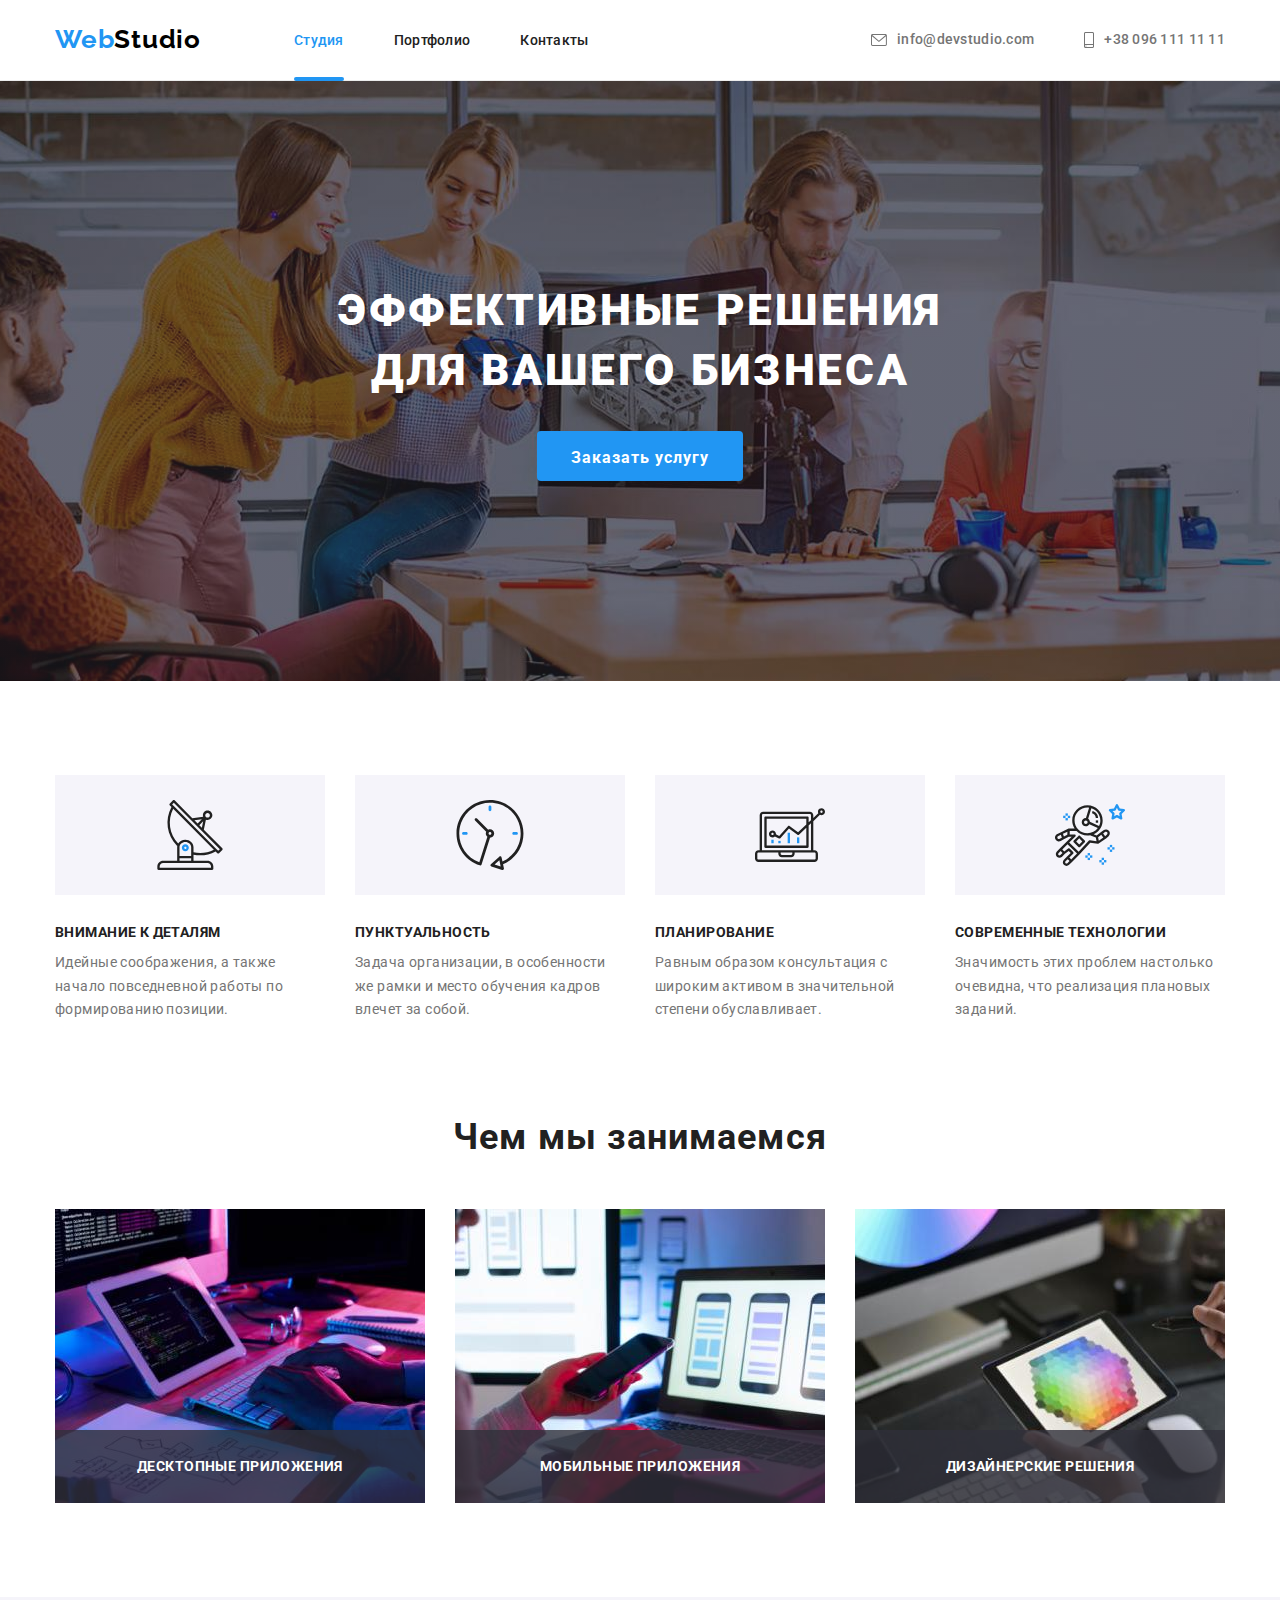
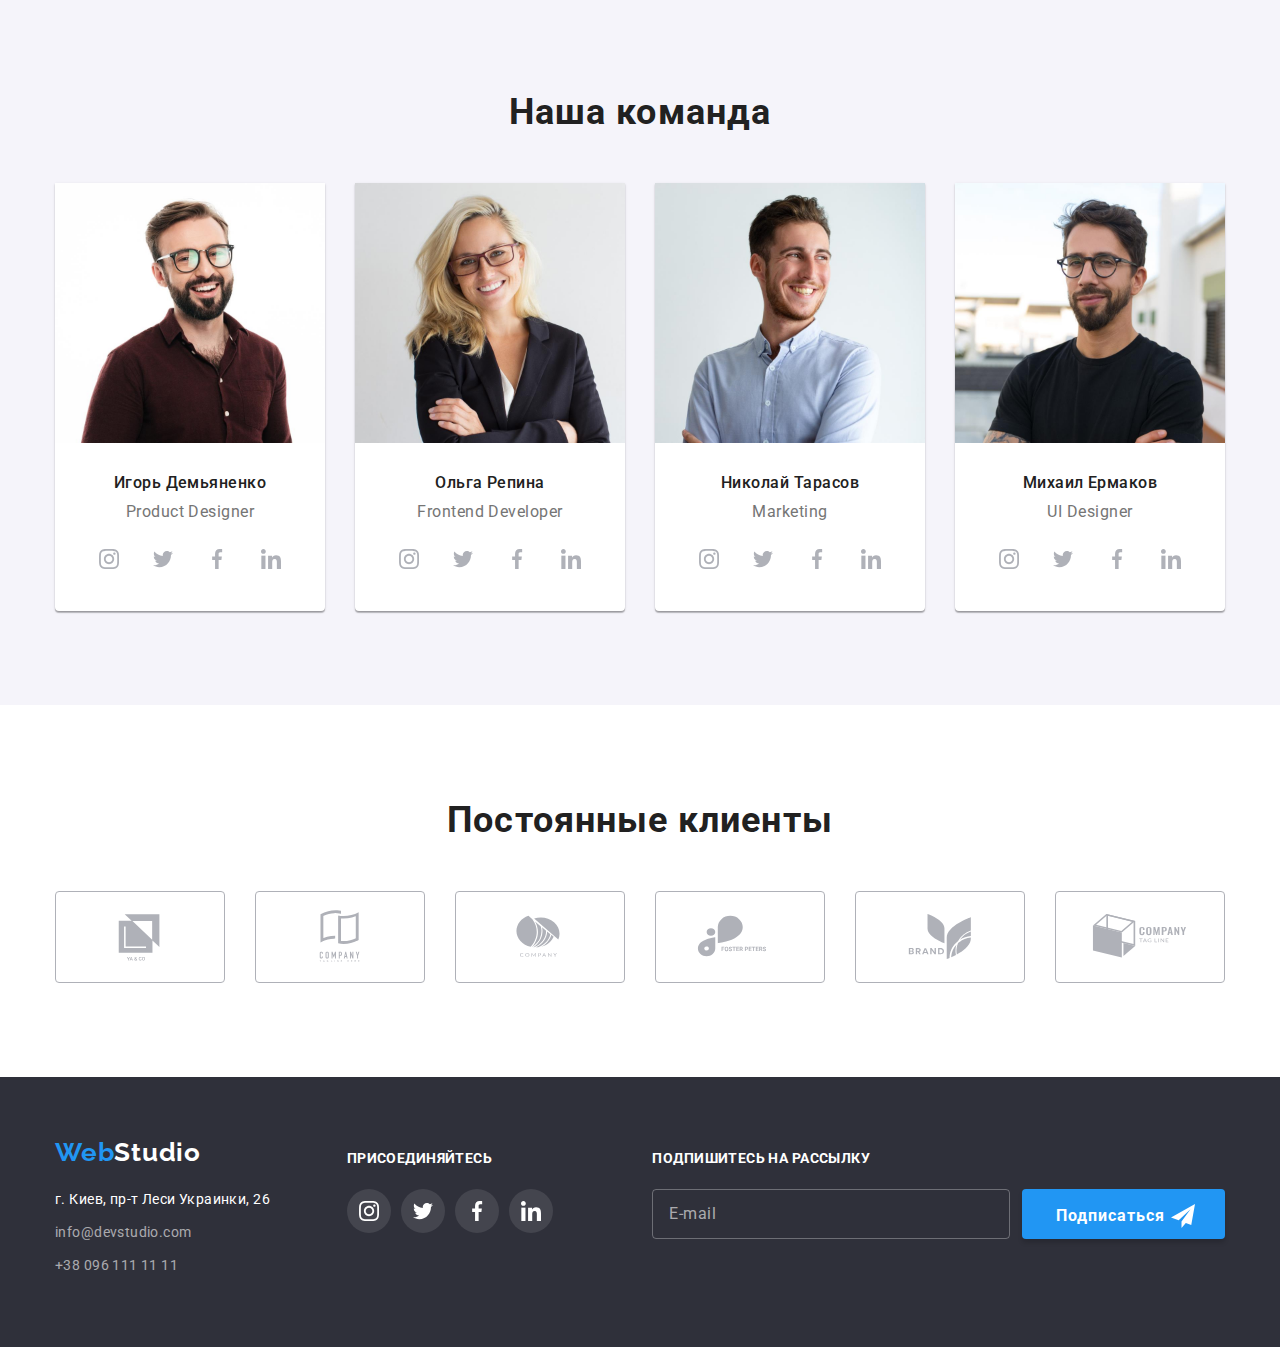
<file: index.html>
<!DOCTYPE html>
<html lang="ru">
  <head>
    <meta charset="UTF-8" />
    <meta http-equiv="X-UA-Compatible" content="IE=edge" />
    <meta name="viewport" content="width=device-width, initial-scale=1.0" />
    <title>WebStudio</title>
    <link
      rel="stylesheet"
      href="https://cdnjs.cloudflare.com/ajax/libs/modern-normalize/1.1.0/modern-normalize.css"
      integrity="sha512-Y0MM+V6ymRKN2zStTqzQ227DWhhp4Mzdo6gnlRnuaNCbc+YN/ZH0sBCLTM4M0oSy9c9VKiCvd4Jk44aCLrNS5Q=="
      crossorigin="anonymous"
      referrerpolicy="no-referrer"
    />
    <link rel="preconnect" href="https://fonts.googleapis.com" />
    <link rel="preconnect" href="https://fonts.gstatic.com" crossorigin />
    <link
      href="https://fonts.googleapis.com/css2?family=Raleway:wght@700&family=Roboto:wght@400;500;700;900&display=swap"
      rel="stylesheet"
    />
   
    <link rel="stylesheet" href="./css/main.min.css" />
  </head>
  <body>
    <header class="header">
      <div class="container header__container">
        <a class="logo header__logo link" href="" lang="en"
          >Web<span class="logo--black-color">Studio</span></a
        >
        <nav class="header__navigation">
          <ul class="navigation navigation_list list">
            <li class="navigation__item">
              <a class="navigation__link current link" href="./index.html"
                >Студия</a
              >
            </li>
            <li class="navigation__item">
              <a class="navigation__link link" href="./portfolio.html"
                >Портфолио</a
              >
            </li>
            <li class="navigation__item">
              <a class="navigation__link link" href="">Контакты</a>
            </li>
          </ul>
        </nav>
        <a class="mail header__mail link" href="mailto:info@devstudio.com">
          <svg class="mail__icon" width="16" height="12">
            <use href="./images/icons.svg#icon-envelope"></use>
          </svg>
          info@devstudio.com</a
        >
        <a class="phone header__phone link" href="tel:+380961111111">
          <svg class="phone__icon" width="10" height="16">
            <use href="./images/icons.svg#icon-smartphone"></use>
          </svg>
          +38 096 111 11 11</a
        >
      </div>
    </header>
    <main>
      <section class="hero hero__background">
        <div class="container">
          <h1 class="hero__title">Эффективные решения для вашего бизнеса</h1>
          <button type="button" class="btn hero__btn" data-modal-open>
            Заказать услугу
          </button>
        </div>
      </section>
      <section class="principles">
        <h2 class="visually-hidden">Преимущества</h2>
        <div class="container">
          <ul class="principles__list list">
            <li class="principles__li-container antenna">
              <h3 class="principles__title">Внимание к деталям</h3>
              <p class="principles__text">
                Идейные соображения, а также начало повседневной работы по
                формированию позиции.
              </p>
            </li>
            <li class="principles__li-container clock">
              <h3 class="principles__title">Пунктуальность</h3>
              <p class="principles__text">
                Задача организации, в особенности же рамки и место обучения
                кадров влечет за собой.
              </p>
            </li>
            <li class="principles__li-container diagram">
              <h3 class="principles__title">Планирование</h3>
              <p class="principles__text">
                Равным образом консультация с широким активом в значительной
                степени обуславливает.
              </p>
            </li>
            <li class="principles__li-container astronaut">
              <h3 class="principles__title">Современные технологии</h3>
              <p class="principles__text">
                Значимость этих проблем настолько очевидна, что реализация
                плановых заданий.
              </p>
            </li>
          </ul>
        </div>
      </section>
      <section class="about-us">
        <div class="container">
          <h2 class="about-us__title">Чем мы занимаемся</h2>
          <ul class="about-us__list list">
            <li class="about-us__item">
              <div class="about-us__block">
                <span class="about-us__text">Десктопные приложения</span>
              </div>
              <img
                src="./images/about-us-img-1.jpg"
                alt="Планшет на столе"
                width="370"
                height="294"
              />
            </li>
            <li class="about-us__item">
              <div class="about-us__block">
                <span class="about-us__text">Мобильные приложения</span>
              </div>
              <img src="./images/about-us-img-2.jpg" alt="Смартфон в руке"
              width="370" height="294"
            </li>
            <li class="about-us__item">
              <div class="about-us__block">
                <span class="about-us__text">Дизайнерские решения</span>
              </div>
              <img
                src="./images/about-us-img-3.jpg"
                alt="Планшет  в руке"
                width="370"
                height="294"
              />
            </li>
          </ul>
        </div>
      </section>
      <section class="our-team">
        <div class="container">
          <h2 class="our-team__title">Наша команда</h2>
          <ul class="our-team-cards list">
            <li class="our-team-card">
              <img
                class="our-team-card__img"
                src="./images/our-team-img-1.jpg"
                alt="Игорь Демьяненко"
                width="270"
                height="260"
              />
              <h3 class="our-team-card__title">Игорь Демьяненко</h3>
              <p class="our-team-card__profession" lang="en">
                Product Designer
              </p>
              <ul class="socials list">
                <li class="social">
                  <a href="" class="social__link link">
                    <svg class="social__icon" width="20" height="20">
                      <use href="./images/icons.svg#icon-instagram"></use>
                    </svg>
                  </a>
                </li>
                <li class="social">
                  <a href="" class="social__link link">
                    <svg class="social__icon" width="20" height="20">
                      <use href="./images/icons.svg#icon-twitter"></use>
                    </svg>
                  </a>
                </li>
                <li class="social">
                  <a href="" class="social__link link">
                    <svg class="social__icon" width="20" height="20">
                      <use href="./images/icons.svg#icon-facebook"></use>
                    </svg>
                  </a>
                </li>
                <li class="social">
                  <a href="" class="social__link link">
                    <svg class="social__icon" width="20" height="20">
                      <use href="./images/icons.svg#icon-linkedin"></use>
                    </svg>
                  </a>
                </li>
              </ul>
            </li>
            <li class="our-team-card">
              <img
                class="our-team-card__img"
                src="./images/our-team-img-2.jpg"
                alt="Ольга Репина"
                width="270"
                height="260"
              />
              <h3 class="our-team-card__title">Ольга Репина</h3>
              <p class="our-team-card__profession" lang="en">
                Frontend Developer
              </p>
              <ul class="socials list">
                <li class="social">
                  <a href="" class="social__link link">
                    <svg class="social__icon" width="20" height="20">
                      <use href="./images/icons.svg#icon-instagram"></use>
                    </svg>
                  </a>
                </li>
                <li class="social">
                  <a href="" class="social__link link">
                    <svg class="social__icon" width="20" height="20">
                      <use href="./images/icons.svg#icon-twitter"></use>
                    </svg>
                  </a>
                </li>
                <li class="social">
                  <a href="" class="social__link link">
                    <svg class="social__icon" width="20" height="20">
                      <use href="./images/icons.svg#icon-facebook"></use>
                    </svg>
                  </a>
                </li>
                <li class="social">
                  <a href="" class="social__link link">
                    <svg class="social__icon" width="20" height="20">
                      <use href="./images/icons.svg#icon-linkedin"></use>
                    </svg>
                  </a>
                </li>
              </ul>
            </li>
            <li class="our-team-card">
              <img
                class="our-team-card__img"
                src="./images/our-team-img-3.jpg"
                alt="Николай Тарасов"
                width="270"
                height="260"
              />
              <h3 class="our-team-card__title">Николай Тарасов</h3>
              <p class="our-team-card__profession" lang="en">Marketing</p>
              <ul class="socials list">
                <li class="social">
                  <a href="" class="social__link link">
                    <svg class="social__icon" width="20" height="20">
                      <use href="./images/icons.svg#icon-instagram"></use>
                    </svg>
                  </a>
                </li>
                <li class="social">
                  <a href="" class="social__link link">
                    <svg class="social__icon" width="20" height="20">
                      <use href="./images/icons.svg#icon-twitter"></use>
                    </svg>
                  </a>
                </li>
                <li class="social">
                  <a href="" class="social__link link">
                    <svg class="social__icon" width="20" height="20">
                      <use href="./images/icons.svg#icon-facebook"></use>
                    </svg>
                  </a>
                </li>
                <li class="social">
                  <a href="" class="social__link link">
                    <svg class="social__icon" width="20" height="20">
                      <use href="./images/icons.svg#icon-linkedin"></use>
                    </svg>
                  </a>
                </li>
              </ul>
            </li>
            <li class="our-team-card">
              <img
                class="our-team-card__img"
                src="./images/our-team-img-4.jpg"
                alt="Михаил Ермаков"
                width="270"
                height="260"
              />
              <h3 class="our-team-card__title">Михаил Ермаков</h3>
              <p class="our-team-card__profession" lang="en">UI Designer</p>
              <ul class="socials list">
                <li class="social">
                  <a href="" class=social__link link">
                    <svg class="social__icon" width="20" height="20">
                      <use href="./images/icons.svg#icon-instagram"></use>
                    </svg>
                  </a>
                </li>
                <li class="social">
                  <a href="" class="social__link link">
                    <svg class="social__icon" width="20" height="20">
                      <use href="./images/icons.svg#icon-twitter"></use>
                    </svg>
                  </a>
                </li>
                <li class="social">
                  <a href="" class="social__link link">
                    <svg class="social__icon" width="20" height="20">
                      <use href="./images/icons.svg#icon-facebook"></use>
                    </svg>
                  </a>
                </li>
                <li class="social">
                  <a href="" class="social__link link">
                    <svg class="social__icon" width="20" height="20">
                      <use href="./images/icons.svg#icon-linkedin"></use>
                    </svg>
                  </a>
                </li>
              </ul>
            </li>
          </ul>
        </div>
      </section>
      <section class="customers">
        <div class="container">
          <h2 class="customers__heading">Постоянные клиенты</h2>
          <ul class="customers__list list">
            <li class="customers__item">
              <a href="" class="customers__link link">
                <svg class="customers__svg" width="106" height="60">
                  <use href="./images/icons.svg#icon-Logo"></use>
                </svg>
              </a>
            </li>
            <li class="customers__item">
              <a href="" class="customers__link link">
                <svg class="customers__svg" width="106" height="60">
                  <use href="./images/icons.svg#icon-Logo2"></use>
                </svg>
              </a>
            </li>
            <li class="customers__item">
              <a href="" class="customers__link link">
                <svg class="customers__svg" width="106" height="60">
                  <use href="./images/icons.svg#icon-Logo3"></use>
                </svg>
              </a>
            </li>
            <li class="customers__item">
              <a href="" class="customers__link link">
                <svg class="customers__svg" width="106" height="60">
                  <use href="./images/icons.svg#icon-Logo4"></use>
                </svg>
              </a>
            </li>
            <li class="customers__item">
              <a href="" class="customers__link link">
                <svg class="customers__svg" width="106" height="60">
                  <use href="./images/icons.svg#icon-Logo5"></use>
                </svg>
              </a>
            </li>
            <li class="customers__item">
              <a href="" class="customers__link link">
                <svg class="customers__svg" width="106" height="60">
                  <use href="./images/icons.svg#icon-Logo6"></use>
                </svg>
              </a>
            </li>
          </ul>
        </div>
      </section>
    </main>
    <footer class="footer">
      <div class="container footer__container">
        <div>
          <a class="logo link" href="" lang="en"
            >Web<span class="logo--white-color">Studio</span></a
          >
          <address class="adress footer__adress">
            г. Киев, пр-т Леси Украинки, 26
          </address>
          <a
            class="mail footer__mail mail--footer-style link"
            href="mailto:info@devstudio.com"
            >info@devstudio.com</a
          >
          <a
            class="phone footer__phone phone--footer-style link"
            href="tel:+380961111111"
            >+38 096 111 11 11</a
          >
        </div>
        <div class="footer__links">
          <h3 class="footer__heading">Присоединяйтесь</h3>
          <ul class="socials list">
            <li class="social">
              <a href="" class="social--background-grey social__link link">
                <svg class="social__icon--color-white" width="20" height="20">
                  <use href="./images/icons.svg#icon-instagram"></use>
                </svg>
              </a>
            </li>
            <li class="social">
              <a href="" class="social--background-grey social__link link">
                <svg class="social__icon--color-white" width="20" height="20">
                  <use href="./images/icons.svg#icon-twitter"></use>
                </svg>
              </a>
            </li>
            <li class="social">
              <a href="" class="social--background-grey social__link link">
                <svg class="social__icon--color-white" width="20" height="20">
                  <use href="./images/icons.svg#icon-facebook"></use>
                </svg>
              </a>
            </li>
            <li class="social">
              <a href="" class="social--background-grey social__link link">
                <svg class="social__icon--color-white" width="20" height="20">
                  <use href="./images/icons.svg#icon-linkedin"></use>
                </svg>
              </a>
            </li>
          </ul>
        </div>
        <form action="#" class="subscribe footer__subscribe">
          <label for="subscribe-email"
            ><h3 class="footer__heading">
              Подпишитесь на рассылку
            </h3></label
          >
          <div class="subscribe__input">
            <input
              type="email"
              name="subscribe-email"
              id="subscribe-email"
              placeholder="E-mail"
            />
            <button type="submit" class="btn subscribe__btn">
              Подписаться
              <svg class="subscribe__icon-send" width="24" height="24">
                <use href="./images/icons.svg#icon-send"></use>
              </svg>
            </button>
          </div>
        </form>
      </div>
    </footer>
    <div class="backdrop is-hidden" data-modal>
      <div class="modal">
        <button type="button" class="modal__close" data-modal-close>
          <svg class="modal__close-svg" width="18" height="18">
            <use href="./images/icons.svg#icon-close-black"></use>
          </svg>
        </button>
        <p class="modal__heading">Оставьте свои данные, мы вам перезвоним</p>
        <form action="#" class="modal-contacts">
          <div class="modal-contacts__field">
            <label for="name" class="modal-contacts__lable">Имя</label>
            <div class="modal-contacts__input-wrap">
              <input type="text" name="name" id="name" class="modal-contacts__input" />
              <svg class="modal-contacts__input-svg" width="18" height="18">
                <use href="./images/icons.svg#icon-person-icon"></use>
              </svg>
            </div>
          </div>
          <div class="modal-contacts__field">
            <label for="tel" class="modal-contacts__lable">Телефон</label>
            <div class="modal-contacts__input-wrap">
              <input type="tel" name="tel" id="tel" class="modal-contacts__input" />
              <svg class="modal-contacts__input-svg" width="18" height="18">
                <use href="./images/icons.svg#icon-phone-form-icon"></use>
              </svg>
            </div>
          </div>
          <div class="modal-contacts__field">
            <label for="email" class="modal-contacts__lable">Почта</label>
            <div class="modal-contacts__input-wrap">
              <input type="email" name="email" id="email" class="modal-contacts__input" />
              <svg class="modal-contacts__input-svg" width="18" height="18">
                <use href="./images/icons.svg#icon-email-form-icon"></use>
              </svg>
            </div>
          </div>
          <label for="comment" class="modal-contacts__lable">Комментарий</label>
          <textarea
            name="comment"
            id="comment"
            placeholder="Введите текст"
            class="modal-contacts__textarea"
          ></textarea>
          <input
            type="checkbox"
            name="policy"
            id="policy"
            class="modal-contacts__checkbox visually-hidden"
          />
          <label for="policy" class="modal-contacts__policy"
            ><span class="checkbox-custom modal-contacts__checkbox-custom">
              <svg class="checkbox-custom__svg" width="16" height="15">
                <use href="./images/icons.svg#icon-vector"></use>
              </svg>
            </span>
            Соглашаюсь с рассылкой и принимаю
            <a href="" class="modal-contacts__policy-link">Условия договора</a></label
          >
          <button type="submit" class="btn modal-contacts__btn">Отправить</button>
        </form>
      </div>
    </div>
    <script src="./js/modal.js"></script>
  </body>
</html>
</file>
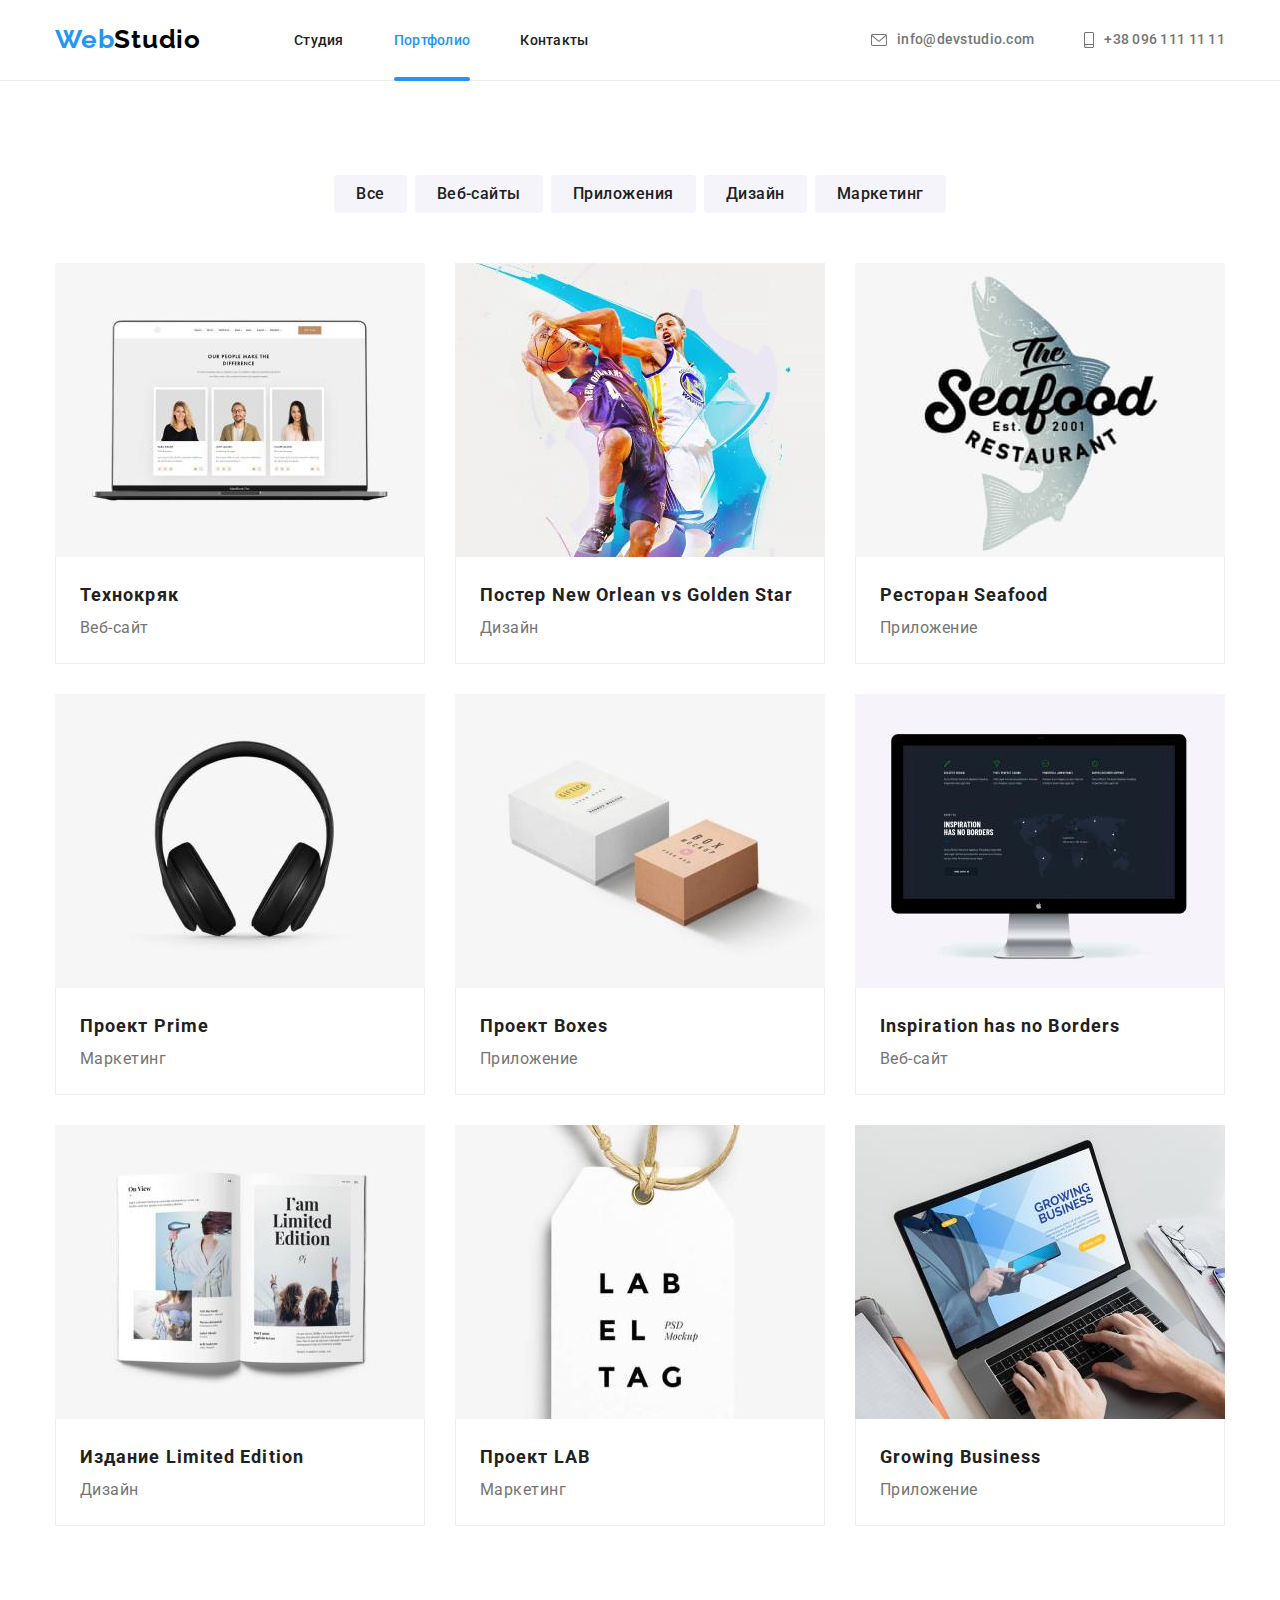
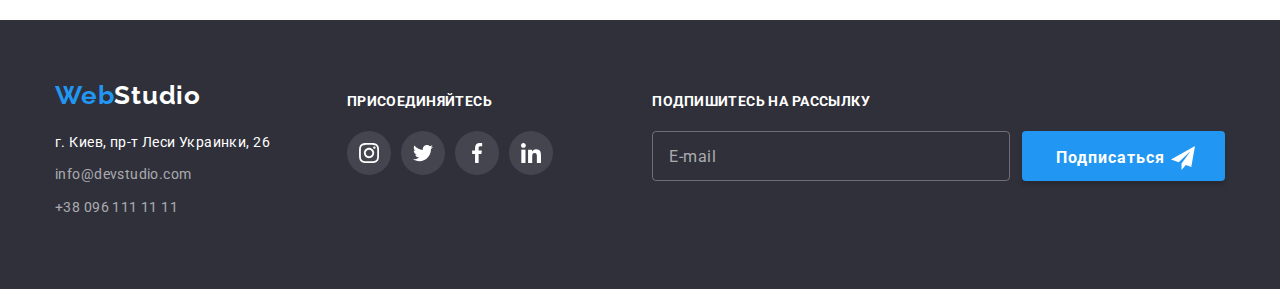
<file: portfolio.html>
<!DOCTYPE html>
<html lang="en">
  <head>
    <meta charset="UTF-8" />
    <meta http-equiv="X-UA-Compatible" content="IE=edge" />
    <meta name="viewport" content="width=device-width, initial-scale=1.0" />
    <title>Portfolio</title>
    <link
      rel="stylesheet"
      href="https://cdnjs.cloudflare.com/ajax/libs/modern-normalize/1.1.0/modern-normalize.css"
      integrity="sha512-Y0MM+V6ymRKN2zStTqzQ227DWhhp4Mzdo6gnlRnuaNCbc+YN/ZH0sBCLTM4M0oSy9c9VKiCvd4Jk44aCLrNS5Q=="
      crossorigin="anonymous"
      referrerpolicy="no-referrer"
    />
    <link
      href="https://fonts.googleapis.com/css2?family=Raleway:wght@700&family=Roboto:wght@400;500;700;900&display=swap"
      rel="stylesheet"
    />
    <link rel="stylesheet" href="./css/main.min.css" />
  </head>
  <body>
    <header class="header">
      <div class="container header__container">
        <a class="logo header__logo link" href="" lang="en"
          >Web<span class="logo--black-color">Studio</span></a
        >
        <nav class="header__navigation">
          <ul class="navigation list">
            <li class="navigation__item">
              <a class="navigation__link link" href="./index.html">Студия</a>
            </li>
            <li class="navigation__item">
              <a class="navigation__link link current" href="./portfolio.html"
                >Портфолио</a
              >
            </li>
            <li class="navigation__item">
              <a class="navigation__link link" href="">Контакты</a>
            </li>
          </ul>
        </nav>
        <a class="mail header__mail link" href="mailto:info@devstudio.com">
          <svg class="mail__icon" width="16" height="12">
            <use href="./images/icons.svg#icon-envelope"></use>
          </svg>
          info@devstudio.com</a
        >
        <a class="phone header__phone link" href="tel:+380961111111">
          <svg class="phone__icon" width="10" height="16">
            <use href="./images/icons.svg#icon-smartphone"></use>
          </svg>
          +38 096 111 11 11</a
        >
      </div>
    </header>
    <main>
      <section class="our-works">
        <h2 class="visually-hidden">Наши работы</h2>
        <div class="container">
          <ul class="our-works-buttons list">
            <li class="our-works-buttons__item">
              <button type="button" class="our-works__btn">Все</button>
            </li>
            <li class="our-works-buttons__item">
              <button type="button" class="our-works__btn">Веб-сайты</button>
            </li>
            <li class="our-works-buttons__item">
              <button type="button" class="our-works__btn">Приложения</button>
            </li>
            <li class="our-works-buttons__item">
              <button type="button" class="our-works__btn">Дизайн</button>
            </li>
            <li class="our-works-buttons__item">
              <button type="button" class="our-works__btn">Маркетинг</button>
            </li>
          </ul>
          <ul class="gallery list">
            <li class="card gallery__card">
              <a href="" class="link">
                <div class="card__thumb">
                  <img
                    src="./images/our-work-1.jpg"
                    alt="Ноутбук"
                    width="370"
                    height="294"
                  />
                  <p class="card__text">
                    Технокряк это современная площадка распространения
                    коронавируса. Компании используют эту платформу для
                    цифрового шпионажа и атак на защищённые сервера конкурентов.
                  </p>
                </div>
                <div class="card__discription">
                  <h3 class="card__title">Технокряк</h3>
                  <p class="card__kind">Веб-сайт</p>
                </div>
              </a>
            </li>
            <li class="card gallery__card">
              <a href="" class="link">
                <div class="card__thumb">
                  <img
                    src="./images/our-work-2.jpg"
                    alt="Два баскетболиста"
                    width="370"
                    height="294"
                  />
                  <p class="card__text">
                    Lorem ipsum dolor sit amet consectetur adipisicing elit.
                    Fugit non fugiat libero ducimus hic quam quasi rerum fuga
                    id? Soluta, sunt. Aspernatur obcaecati cumque, non
                    dignissimos eius officiis alias placeat?
                  </p>
                </div>
                <div class="card__discription">
                  <h3 class="card__title">
                    Постер
                    <span lang="en" class="card__title"
                      >New Orlean vs Golden Star</span
                    >
                  </h3>
                  <p class="card__kind">Дизайн</p>
                </div>
              </a>
            </li>
            <li class="card gallery__card">
              <a href="" class="link">
                <div class="card__thumb">
                  <img
                    src="./images/our-work-3.jpg"
                    alt="Рыба"
                    width="370"
                    height="294"
                  />
                  <p class="card__text">
                    Lorem ipsum dolor sit amet consectetur adipisicing elit.
                    Fugit non fugiat libero ducimus hic quam quasi rerum fuga
                    id? Soluta, sunt. Aspernatur obcaecati cumque, non
                    dignissimos eius officiis alias placeat?
                  </p>
                </div>
                <div class="card__discription">
                  <h3 class="card__title">
                    Ресторан
                    <span lang="en" class="card__title">Seafood</span>
                  </h3>
                  <p class="card__kind">Приложение</p>
                </div>
              </a>
            </li>
            <li class="card gallery__card">
              <a href="" class="link">
                <div class="card__thumb">
                  <img
                    src="./images/our-work-4.jpg"
                    alt="Наушники"
                    width="370"
                    height="294"
                  />
                  <p class="card__text">
                    Lorem ipsum dolor sit amet consectetur adipisicing elit.
                    Fugit non fugiat libero ducimus hic quam quasi rerum fuga
                    id? Soluta, sunt. Aspernatur obcaecati cumque, non
                    dignissimos eius officiis alias placeat?
                  </p>
                </div>
                <div class="card__discription">
                  <h3 class="card__title">
                    Проект<span lang="en" class="card__title"> Prime</span>
                  </h3>
                  <p class="card__kind">Маркетинг</p>
                </div>
              </a>
            </li>
            <li class="card gallery__card">
              <a href="" class="link">
                <div class="card__thumb">
                  <img
                    src="./images/our-work-5.jpg"
                    alt="Две коробки"
                    width="370"
                    height="294"
                  />
                  <p class="card__text">
                    Lorem ipsum dolor sit amet consectetur adipisicing elit.
                    Fugit non fugiat libero ducimus hic quam quasi rerum fuga
                    id? Soluta, sunt. Aspernatur obcaecati cumque, non
                    dignissimos eius officiis alias placeat?
                  </p>
                </div>
                <div class="card__discription">
                  <h3 class="card__title">
                    Проект<span lang="en" class="card__title"> Boxes</span>
                  </h3>
                  <p class="card__kind">Приложение</p>
                </div>
              </a>
            </li>
            <li class="card gallery__card">
              <a href="" class="link">
                <div class="card__thumb">
                  <img
                    src="./images/our-work-6.jpg"
                    alt="Монитор"
                    width="370"
                    height="294"
                  />
                  <p class="card__text">
                    Lorem ipsum dolor sit amet consectetur adipisicing elit.
                    Fugit non fugiat libero ducimus hic quam quasi rerum fuga
                    id? Soluta, sunt. Aspernatur obcaecati cumque, non
                    dignissimos eius officiis alias placeat?
                  </p>
                </div>
                <div class="card__discription">
                  <h3 class="card__title">
                    <span lang="en" class="card__title"
                      >Inspiration has no Borders</span
                    >
                  </h3>
                  <p class="card__kind">Веб-сайт</p>
                </div>
              </a>
            </li>
            <li class="card gallery__card">
              <a href="" class="link">
                <div class="card__thumb">
                  <img
                    src="./images/our-work-7.jpg"
                    alt="Открытая книга"
                    width="370"
                    height="294"
                  />
                  <p class="card__text">
                    Lorem ipsum dolor sit amet consectetur adipisicing elit.
                    Fugit non fugiat libero ducimus hic quam quasi rerum fuga
                    id? Soluta, sunt. Aspernatur obcaecati cumque, non
                    dignissimos eius officiis alias placeat?
                  </p>
                </div>
                <div class="card__discription">
                  <h3 class="card__title">
                    Издание<span lang="en" class="card__title">
                      Limited Edition</span
                    >
                  </h3>
                  <p class="card__kind">Дизайн</p>
                </div>
              </a>
            </li>
            <li class="card gallery__card">
              <a href="" class="link">
                <div class="card__thumb">
                  <img
                    src="./images/our-work-8.jpg"
                    alt="Бирка"
                    width="370"
                    height="294"
                  />
                  <p class="card__text">
                    Lorem ipsum dolor sit amet consectetur adipisicing elit.
                    Fugit non fugiat libero ducimus hic quam quasi rerum fuga
                    id? Soluta, sunt. Aspernatur obcaecati cumque, non
                    dignissimos eius officiis alias placeat?
                  </p>
                </div>
                <div class="card__discription">
                  <h3 class="card__title">
                    Проект<span lang="en" class="card__title"> LAB</span>
                  </h3>
                  <p class="card__kind">Маркетинг</p>
                </div>
              </a>
            </li>
            <li class="card gallery__card">
              <a href="" class="link">
                <div class="card__thumb">
                  <img
                    src="./images/our-work-9.jpg"
                    alt="Ноутбук"
                    width="370"
                    height="294"
                  />
                  <p class="card__text">
                    Lorem ipsum dolor sit amet consectetur adipisicing elit.
                    Fugit non fugiat libero ducimus hic quam quasi rerum fuga
                    id? Soluta, sunt. Aspernatur obcaecati cumque, non
                    dignissimos eius officiis alias placeat?
                  </p>
                </div>
                <div class="card__discription">
                  <h3 class="card__title">
                    <span lang="en" class="card__title">Growing Business</span>
                  </h3>
                  <p class="card__kind">Приложение</p>
                </div>
              </a>
            </li>
          </ul>
        </div>
      </section>
    </main>
    <footer class="footer">
      <div class="container footer__container">
        <div>
          <a class="logo link" href="" lang="en"
            >Web<span class="logo--white-color">Studio</span></a
          >
          <address class="adress footer__adress">
            г. Киев, пр-т Леси Украинки, 26
          </address>
          <a
            class="mail footer__mail mail--footer-style link"
            href="mailto:info@devstudio.com"
            >info@devstudio.com</a
          >
          <a
            class="phone footer__phone phone--footer-style link"
            href="tel:+380961111111"
            >+38 096 111 11 11</a
          >
        </div>
        <div class="footer__links">
          <h3 class="footer__heading">Присоединяйтесь</h3>
          <ul class="socials list">
            <li class="social">
              <a href="" class="social--background-grey social__link link">
                <svg class="social__icon--color-white" width="20" height="20">
                  <use href="./images/icons.svg#icon-instagram"></use>
                </svg>
              </a>
            </li>
            <li class="social">
              <a href="" class="social--background-grey social__link link">
                <svg class="social__icon--color-white" width="20" height="20">
                  <use href="./images/icons.svg#icon-twitter"></use>
                </svg>
              </a>
            </li>
            <li class="social">
              <a href="" class="social--background-grey social__link link">
                <svg class="social__icon--color-white" width="20" height="20">
                  <use href="./images/icons.svg#icon-facebook"></use>
                </svg>
              </a>
            </li>
            <li class="social">
              <a href="" class="social--background-grey social__link link">
                <svg class="social__icon--color-white" width="20" height="20">
                  <use href="./images/icons.svg#icon-linkedin"></use>
                </svg>
              </a>
            </li>
          </ul>
        </div>
        <form action="#" class="subscribe footer__subscribe">
          <label for="subscribe-email"
            ><h3 class="footer__heading">Подпишитесь на рассылку</h3></label
          >
          <div class="subscribe__input">
            <input
              type="email"
              name="subscribe-email"
              id="subscribe-email"
              placeholder="E-mail"
            />
            <button type="submit" class="btn subscribe__btn">
              Подписаться
              <svg class="subscribe__icon-send" width="24" height="24">
                <use href="./images/icons.svg#icon-send"></use>
              </svg>
            </button>
          </div>
        </form>
      </div>
    </footer>
  </body>
</html>
</file>
<file: css/main.min.css>
:root{--hero-title-color: #ffffff;--main-color: #212121;--main-text-color: #757575;--accent-color: #2196f3;--second-text-color: #ffffff;--logo-color: #000000;--invert-logo-color: #ffffff;--contact-color: rgba(255, 255, 255, 0.6);--adress-color: #ffffff;--background-color-btn: #f5f4fa;--background-color-hero: #2f303a;--background-color-footer: #2f303a;--background-color-main: #ffffff;--background-color-section: #f5f4fa;--icon-main-color: #afb1b8;--transition-duration-link: 250ms;--timing-function-cubic-bezier: cubic-bezier(0.4, 0, 0.2, 1)}p,h1,h2,h3,h4,h5,h6{margin:0}ul{margin:0;padding:0}button{cursor:pointer}.visually-hidden{position:absolute;width:1px;height:1px;margin:-1px;border:0;padding:0;white-space:nowrap;-webkit-clip-path:inset(100%);clip-path:inset(100%);clip:rect(0 0 0 0);overflow:hidden}body{font-family:Roboto,sans-serif;font-weight:400;outline:none}.list{list-style:none}.link{text-decoration:none}img{display:block;max-width:100%;height:auto;border:none}.backdrop{position:fixed;top:0;left:0;width:100%;height:100%;background:rgba(0,0,0,.2);opacity:1;transition:opacity var(--transition-duration-link) var(--timing-function-cubic-bezier)}.backdrop.is-hidden{opacity:0;pointer-events:none}.backdrop.is-hidden .modal{transform:scale(0.9) translate(-50%, -50%)}.modal{position:absolute;top:50%;left:50%;width:528px;min-height:581px;padding:40px;background:var(--background-color-main);box-shadow:0px 1px 3px rgba(0,0,0,.12),0px 1px 1px rgba(0,0,0,.14),0px 2px 1px rgba(0,0,0,.2);border-radius:4px;transform:translate(-50%, -50%) scale(1);transition:transform var(--transition-duration-link) var(--timing-function-cubic-bezier)}.modal__heading{margin-bottom:12px;font-family:Roboto;font-weight:700;font-size:20px;line-height:1.15;letter-spacing:.03em;font-style:normal;text-align:center;color:var(--main-color)}.modal-contacts__field{margin-bottom:10px}.modal-contacts__lable{display:block;margin-bottom:4px;font-family:Roboto;font-weight:400;font-size:12px;line-height:1.17;letter-spacing:.01em;color:var(--main-text-color)}.modal-contacts__input-wrap{position:relative}.modal-contacts__input-svg{position:absolute;top:50%;left:12px;width:18px;height:18px;transform:translateY(-50%);transition:fill var(--transition-duration-link) var(--timing-function-cubic-bezier)}.modal-contacts__input{width:100%;height:40px;padding-left:42px;padding-right:10px;outline:none;border:1px solid rgba(33,33,33,.2);border-radius:4px;background-color:transparent;color:var(--main-text-color);transition:border-color var(--transition-duration-link) var(--timing-function-cubic-bezier)}.modal-contacts__input:focus{border-color:var(--accent-color)}.modal-contacts__input:focus+.modal-contacts__input-svg{fill:var(--accent-color)}.modal-contacts__textarea{width:100%;height:120px;resize:none;margin-bottom:20px;padding:12px 16px;outline:none;border:1px solid rgba(33,33,33,.2);border-radius:4px;background-color:transparent;color:var(--main-text-color);transition:border-color var(--transition-duration-link) var(--timing-function-cubic-bezier)}.modal-contacts__textarea:focus{border-color:var(--accent-color)}.modal-contacts__textarea::-moz-placeholder{font-family:Roboto;font-weight:400;font-size:12px;line-height:1.17;letter-spacing:.01em;color:rgba(117,117,117,.5)}.modal-contacts__textarea:-ms-input-placeholder{font-family:Roboto;font-weight:400;font-size:12px;line-height:1.17;letter-spacing:.01em;color:rgba(117,117,117,.5)}.modal-contacts__textarea::placeholder{font-family:Roboto;font-weight:400;font-size:12px;line-height:1.17;letter-spacing:.01em;color:rgba(117,117,117,.5)}.checkbox-custom{display:flex;align-items:center;justify-content:center;width:16px;height:15px;border:2px solid var(--main-color);box-shadow:0px 4px 4px rgba(0,0,0,.25);border-radius:2px;transition:background-color var(--transition-duration-link) var(--timing-function-cubic-bezier)}.modal-contacts__checkbox-custom{margin-right:7px}.modal-contacts__checkbox:checked+.modal-contacts__policy .modal-contacts__checkbox-custom{background-color:var(--accent-color);border:none}.checkbox-custom__svg{fill:var(--background-color-main)}.modal-contacts__policy{display:flex;align-items:center;justify-content:center;font-family:Roboto;font-weight:400;font-size:14px;line-height:1.71;letter-spacing:.03em;color:var(--main-text-color)}.modal-contacts__policy-link{margin-left:5px;font-family:Roboto;font-weight:400;font-size:14px;line-height:1.71;letter-spacing:.03em;-webkit-text-decoration-line:underline;text-decoration-line:underline;color:var(--accent-color)}.modal-contacts__btn{display:block;margin-top:30px;margin-left:auto;margin-right:auto;color:var(--second-text-color);background-color:var(--accent-color);filter:drop-shadow(0px 4px 4px rgba(0, 0, 0, 0.25))}.container{width:1200px;padding-left:15px;padding-right:15px;margin:0 auto}.btn{padding:10px 32px;min-width:200px;height:50px;border-radius:4px;border-color:transparent;font-family:inherit;font-weight:700;font-size:16px;line-height:1.87;letter-spacing:.06em;color:var(--second-text-color);background-color:var(--accent-color)}.modal__close{position:absolute;top:8px;right:8px;width:30px;height:30px;background-color:inherit;border:1px solid rgba(0,0,0,.1);border-radius:50%;transition:fill var(--transition-duration-link) var(--timing-function-cubic-bezier)}.modal__close:hover,.modal__close:focus{fill:var(--accent-color)}.modal__close-svg{position:absolute;top:50%;left:50%;transform:translate(-50%, -50%)}.header__container{display:flex;align-items:center}.header{border-bottom:1px solid #ececec;background-color:var(--background-color-main)}.header__logo{padding-top:24px;padding-bottom:25px}.navigation__list{margin-left:93px}.header__mail,.header__phone{padding-top:32px;padding-bottom:32px}.header__navigation{margin-left:93px}.navigation{display:flex;align-items:center}.navigation__link{padding-top:32px;padding-bottom:32px;font-family:Roboto;font-weight:500;font-size:14px;line-height:1.14;letter-spacing:.02em;color:var(--main-color);transition:color var(--transition-duration-link) var(--timing-function-cubic-bezier)}.navigation__link:hover,.navigation__link:focus,.navigation__link:hover::after{color:var(--accent-color)}.navigation__link:hover::after{content:"";width:100%;height:4px;background-color:var(--accent-color);border-radius:2px;position:absolute;left:0;bottom:-32px}.navigation__link.current{color:var(--accent-color)}.navigation__link.current::after{content:"";width:100%;height:4px;background-color:var(--accent-color);border-radius:2px;position:absolute;left:0;bottom:-32px}.navigation__item{position:relative}.navigation__item+.navigation__item{margin-left:50px}.mail__icon,.phone__icon{margin-right:10px;fill:currentColor}.mail{margin-left:auto}.header__phone{margin-left:50px}.mail,.phone{display:flex;align-items:center;font-family:Roboto;font-weight:500;font-size:14px;line-height:1.14;letter-spacing:.02em;color:var(--main-text-color);transition:color var(--transition-duration-link) var(--timing-function-cubic-bezier)}.mail:hover,.mail:focus,.phone:hover,.phone:focus{color:var(--accent-color)}.logo{font-family:Raleway;font-weight:700;font-size:26px;line-height:1.19;letter-spacing:.03em;color:var(--accent-color)}.logo--black-color{color:var(--logo-color)}.hero{padding-top:200px;padding-bottom:200px;background-color:var(--background-color-hero)}.hero__background{margin:0 auto;background-image:linear-gradient(rgba(47, 48, 58, 0.4), rgba(47, 48, 58, 0.4)),url(../images/hero-img.jpg);background-repeat:no-repeat;background-position:center;background-size:cover;max-width:1600px}.hero__title{margin:0 auto;max-width:696px;padding-bottom:30px;font-family:Roboto;font-weight:900;font-size:44px;line-height:1.36;letter-spacing:.06em;text-align:center;text-transform:uppercase;color:var(--hero-title-color)}.hero__btn{display:block;margin:0 auto}.principles{padding-top:94px;padding-bottom:94px}.principles__li-container{flex-basis:270px}.principles__li-container::before{display:flex;content:"";height:120px;background-repeat:no-repeat;background-position:center;background-color:var(--background-color-section);margin-bottom:30px}.principles__li-container+.principles__li-container{margin-left:30px}.antenna::before{content:"";background-image:url(../images/antenna.svg)}.clock::before{content:"";background-image:url(../images/clock.svg)}.astronaut::before{content:"";background-image:url(../images/astronaut.svg)}.diagram::before{content:"";background-image:url(../images/diagram.svg)}.principles__list{display:flex}.principles__title{margin-bottom:10px;font-family:Roboto;font-weight:700;font-size:14px;line-height:1.14;letter-spacing:.03em;text-transform:uppercase;color:var(--main-color)}.principles__text{font-family:Roboto;font-weight:400;font-size:14px;line-height:1.71;letter-spacing:.03em;color:var(--main-text-color)}.about-us{padding-bottom:94px}.about-us__list{display:flex}.about-us__item{position:relative}.about-us__item+.about-us__item{margin-left:30px}.about-us__title{margin-bottom:50px;font-family:Roboto;font-weight:700;font-size:36px;line-height:1.17;letter-spacing:.03em;text-align:center;color:var(--main-color)}.about-us__block{position:absolute;bottom:0;left:0;width:100%;padding-top:27px;padding-bottom:27px;text-align:center;background:rgba(47,48,58,.8)}.about-us__text{font-family:Roboto;font-weight:700;font-size:14px;line-height:1.14;letter-spacing:.03em;text-align:center;text-transform:uppercase;color:#fff}.our-team{padding-top:94px;padding-bottom:94px;background-color:var(--background-color-section)}.our-team__title{margin-bottom:50px;font-family:Roboto;font-weight:700;font-size:36px;line-height:1.17;letter-spacing:.03em;text-align:center;color:var(--main-color)}.our-team-cards{display:flex}.our-team-card{padding-bottom:30px;background-color:#fff;box-shadow:0px 1px 3px rgba(0,0,0,.12),0px 1px 1px rgba(0,0,0,.14),0px 2px 1px rgba(0,0,0,.2);border-radius:0px 0px 4px 4px}.our-team-card+.our-team-card{margin-left:30px}.our-team-card__img{margin-bottom:30px}.our-team-card__title{margin-bottom:10px;font-family:Roboto;font-weight:500;font-size:16px;line-height:1.19;letter-spacing:.03em;text-align:center;color:var(--main-color)}.our-team-card__profession{font-family:Roboto;font-weight:400;font-size:16px;line-height:1.19;letter-spacing:.03em;text-align:center;color:var(--main-text-color);margin-bottom:16px}.socials{display:flex;justify-content:center}.social+.social{margin-left:10px}.social__link{display:flex;justify-content:center;align-items:center;width:44px;height:44px;border-radius:50%;color:var(--icon-main-color);background-color:var(--background-color-main);transition:color var(--transition-duration-link) var(--timing-function-cubic-bezier),background-color var(--transition-duration-link) var(--timing-function-cubic-bezier)}.social__link:hover,.social__link:focus{color:var(--second-text-color);background-color:var(--accent-color)}.social__icon{fill:currentColor}.customers{padding-top:94px;padding-bottom:94px;background-color:var(--background-color-main)}.customers__heading{margin-bottom:50px;font-family:Roboto;font-weight:700;font-size:36px;line-height:1.17;letter-spacing:.03em;text-align:center;color:var(--main-color)}.customers__list{display:flex;justify-content:center}.customers__item{width:170px;height:92px}.customers__item+.customers__item{margin-left:30px}.customers__link{display:flex;justify-content:center;align-items:center;width:170px;height:92px;color:var(--icon-main-color);border:1px solid var(--icon-main-color);border-radius:4px;transition:color var(--transition-duration-link) var(--timing-function-cubic-bezier),border-color var(--transition-duration-link) var(--timing-function-cubic-bezier)}.customers__link:focus,.customers__link:hover{color:var(--accent-color);border-color:var(--accent-color)}.customers__svg{fill:currentColor}.footer{padding-top:60px;padding-bottom:60px;background-color:var(--background-color-footer)}.footer__container{display:flex;justify-content:space-between}.footer__links{margin-left:70px;padding-top:12px;padding-bottom:40px}.footer__heading{margin-bottom:20px;font-family:Roboto;font-weight:700;font-size:14px;line-height:1.42;letter-spacing:.03em;text-transform:uppercase;color:var(--second-text-color)}.social__icon--color-white{fill:var(--adress-color)}.social--background-grey{color:var(--second-text-color);background-color:rgba(255,255,255,.1)}.logo--white-color{color:var(--invert-logo-color)}.adress{font-style:normal;font-weight:400;font-size:14px;line-height:1.71;letter-spacing:.03em;color:var(--adress-color)}.footer__adress{margin-top:20px;margin-bottom:9px}.footer__mail,.footer__phone{display:block;margin-bottom:9px}.mail--footer-style,.phone--footer-style{font-family:Roboto;font-weight:400;font-size:14px;line-height:1.71;letter-spacing:.03em;color:rgba(255,255,255,.6)}.footer__subscribe{margin-left:93px}.subscribe{min-width:570px;padding-top:12px;padding-bottom:34px}.subscribe__input{display:flex}.subscribe input{min-width:358px;height:50px;padding-left:16px;background-color:transparent;border:1px solid rgba(255,255,255,.3);border-radius:4px;color:rgba(255,255,255,.6)}.subscribe input::-moz-placeholder{padding-top:15px;padding-bottom:15px;font-family:Roboto;font-weight:400;font-size:16px;line-height:1.25;letter-spacing:.03em;align-items:center;color:rgba(255,255,255,.6)}.subscribe input:-ms-input-placeholder{padding-top:15px;padding-bottom:15px;font-family:Roboto;font-weight:400;font-size:16px;line-height:1.25;letter-spacing:.03em;align-items:center;color:rgba(255,255,255,.6)}.subscribe input::placeholder{padding-top:15px;padding-bottom:15px;font-family:Roboto;font-weight:400;font-size:16px;line-height:1.25;letter-spacing:.03em;align-items:center;color:rgba(255,255,255,.6)}.subscribe__btn{position:relative;margin-left:12px;padding-right:58px;box-shadow:0px 4px 4px rgba(0,0,0,.15)}.subscribe__icon-send{position:absolute;top:13px;right:28px;fill:currentColor}.our-works{padding-top:94px;padding-bottom:94px}.our-works-buttons{display:flex;justify-content:center}.our-works-buttons__item{margin-bottom:50px}.our-works-buttons__item+.our-works-buttons__item{margin-left:8px}.our-works__btn{padding:6px 22px;border-color:transparent;border-radius:4px;border:none;font-family:inherit;font-weight:500;font-size:16px;line-height:1.62;letter-spacing:.03em;color:var(--main-color);background-color:var(--background-color-btn);transition:color var(--transition-duration-link) var(--timing-function-cubic-bezier),background-color var(--transition-duration-link) var(--timing-function-cubic-bezier),box-shadow var(--transition-duration-link) var(--timing-function-cubic-bezier)}.our-works__btn:hover,.our-works__btn:focus{color:var(--second-text-color);background-color:var(--accent-color);box-shadow:0px 3px 1px rgba(0,0,0,.1),0px 1px 2px rgba(0,0,0,.08),0px 2px 2px rgba(0,0,0,.12);border-radius:4px}.gallery{display:flex;flex-wrap:wrap;margin-left:-30px;margin-bottom:-30px}.gallery__card{flex-basis:calc(100% / 3 - 30px);margin-left:30px;margin-bottom:30px}.card{transition:box-shadow var(--transition-duration-link) var(--timing-function-cubic-bezier)}.card:hover .card__text{transform:translateY(0%)}.card:focus,.card:hover{box-shadow:0px 4px 4px rgba(0,0,0,.25)}.card__thumb{position:relative;overflow:hidden}.card__text{position:absolute;width:100%;height:100%;top:0;left:0;padding:63px 24px;font-family:Roboto;font-weight:400;font-size:18px;line-height:1.56;letter-spacing:.03em;color:#fff;background:rgba(33,150,243,.9);transform:translateY(101%);transition:transform var(--transition-duration-link) var(--timing-function-cubic-bezier)}.card__discription{padding:20px 24px;border-bottom:1px solid #eee;border-left:1px solid #eee;border-right:1px solid #eee}.card__title{font-family:Roboto;font-weight:700;font-size:18px;line-height:2;letter-spacing:.06em;color:var(--main-color)}.card__kind{font-family:Roboto;font-weight:400;font-size:16px;line-height:1.87;letter-spacing:.03em;color:var(--main-text-color)}/*# sourceMappingURL=main.min.css.map */
</file>
